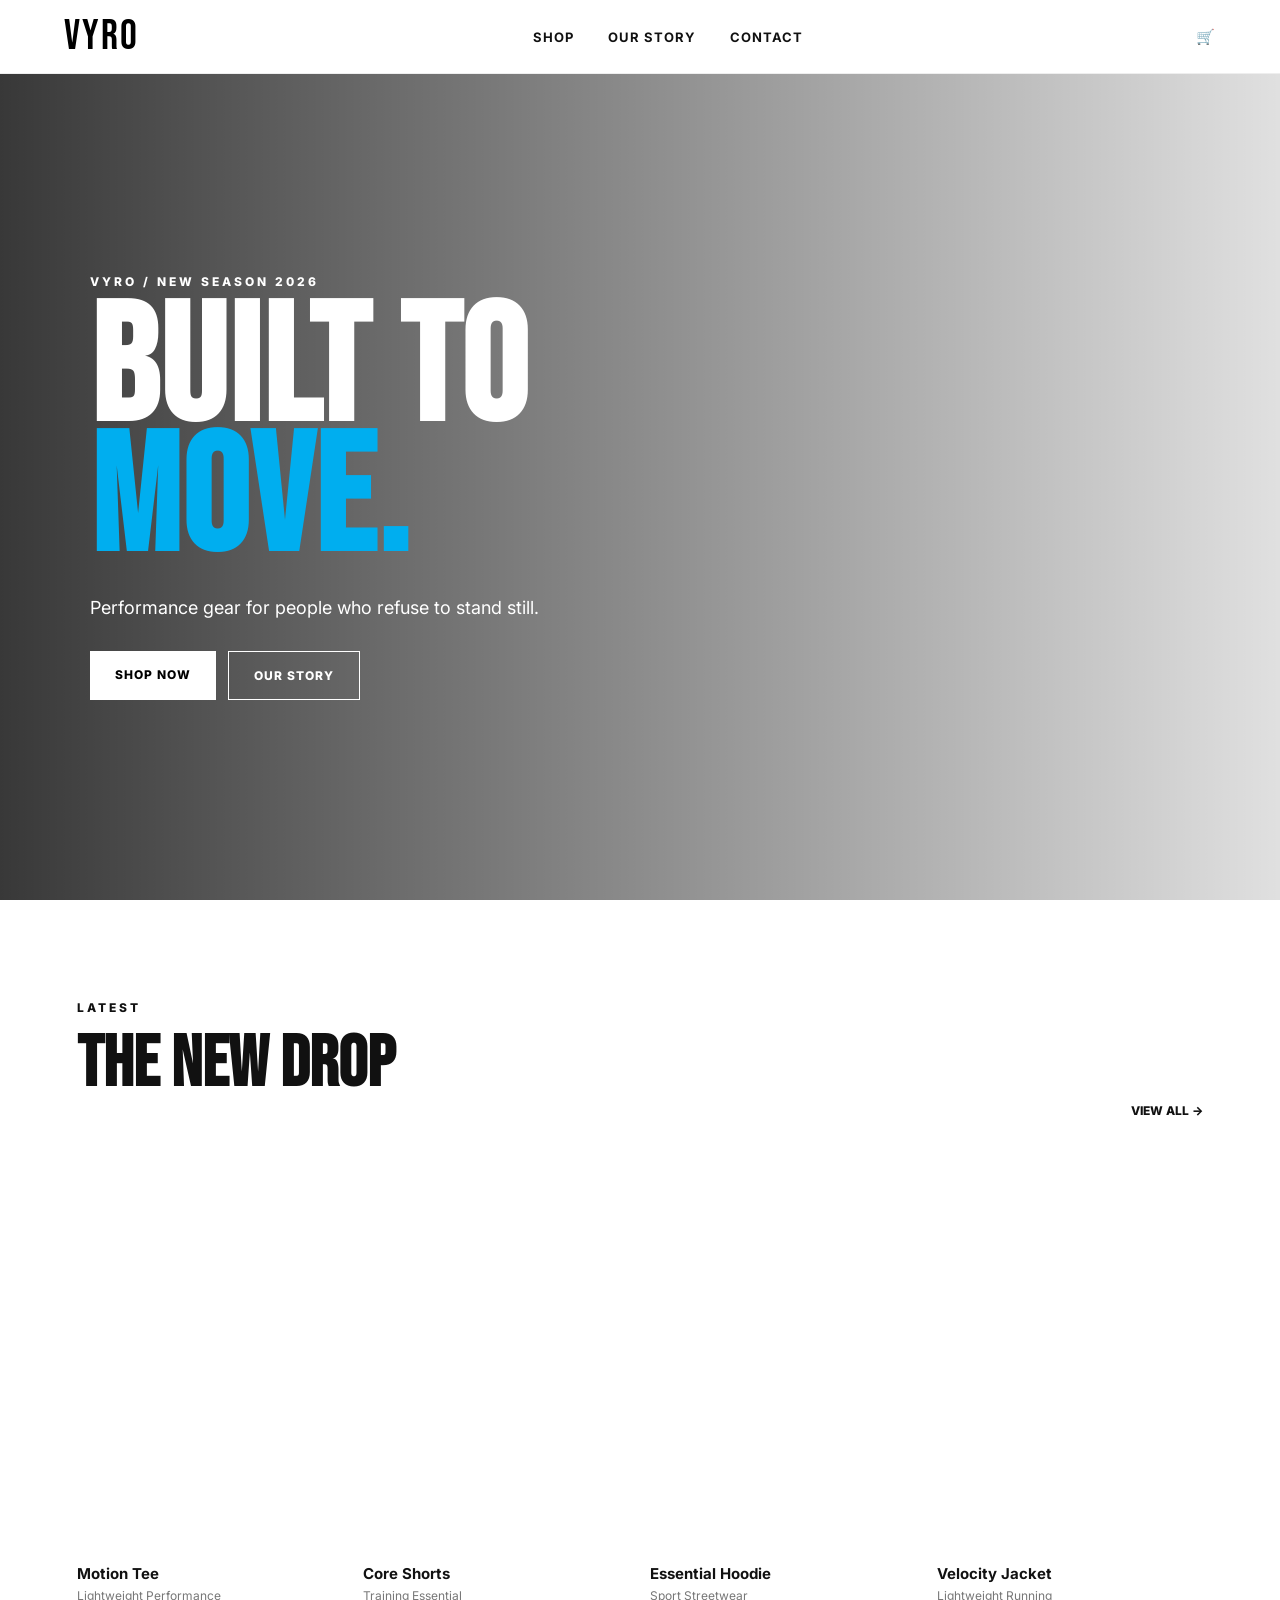
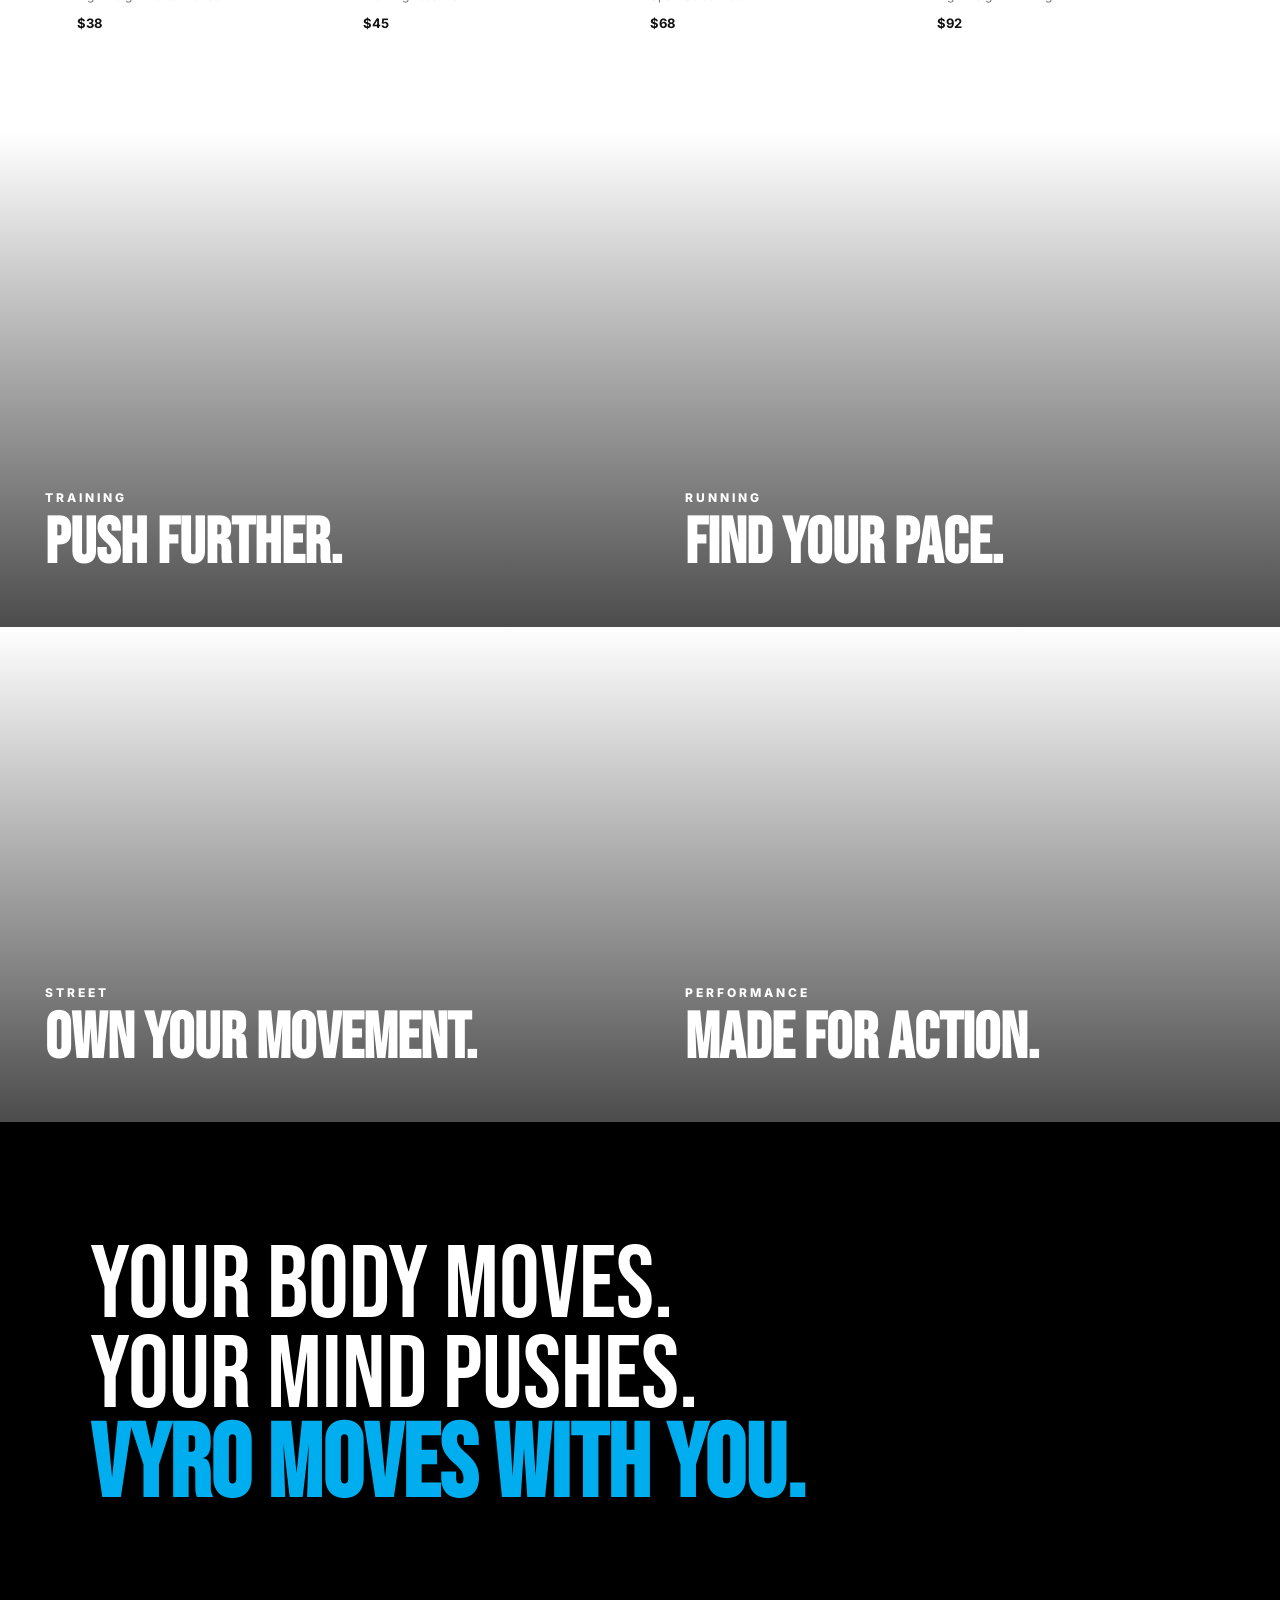
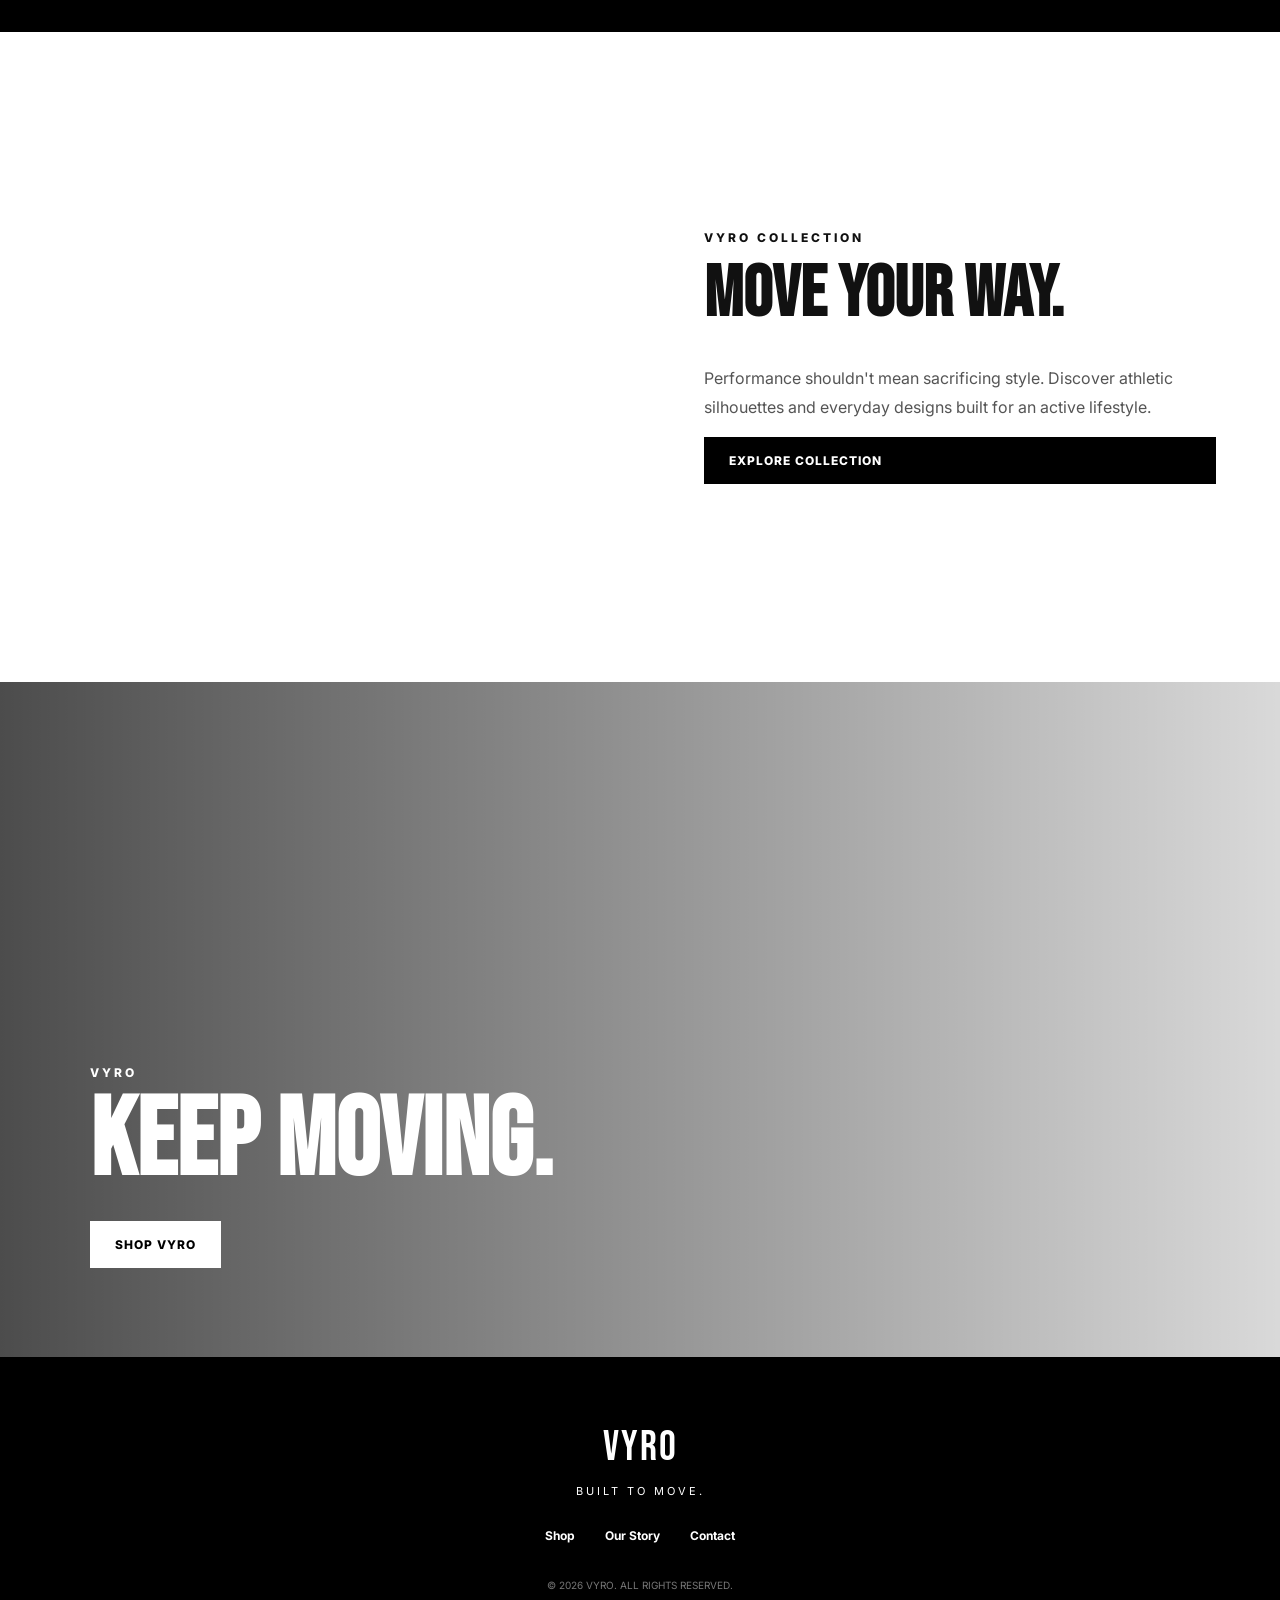
<file: index.html>
<!DOCTYPE html>
<html lang="en">
<head>
<meta charset="UTF-8">
<meta name="viewport" content="width=device-width, initial-scale=1.0">
<title>VYRO — Built to Move</title>
<link rel="preconnect" href="https://fonts.googleapis.com">
<link rel="preconnect" href="https://fonts.gstatic.com" crossorigin>
<link href="https://fonts.googleapis.com/css2?family=Bebas+Neue&family=Inter:wght@400;500;600;700;800&display=swap" rel="stylesheet">
<link rel="stylesheet" href="style.css">
</head>
<body>
<header class="nav">
  <a class="logo" href="index.html">VYRO</a>
  <nav>
    <a href="shop.html">Shop</a><a href="story.html">Our Story</a><a href="contact.html">Contact</a>
  </nav>
  <a class="cart" href="shop.html">🛒</a>
</header>

<main>
<section class="hero">
  <div class="hero-overlay"></div>
  <div class="hero-content">
    <p class="eyebrow">VYRO / NEW SEASON 2026</p>
    <h1>BUILT TO<br><span>MOVE.</span></h1>
    <p>Performance gear for people who refuse to stand still.</p>
    <div class="buttons"><a class="btn light" href="shop.html">SHOP NOW</a><a class="btn outline" href="story.html">OUR STORY</a></div>
  </div>
</section>

<section class="section">
  <div class="section-head"><div><p class="eyebrow">LATEST</p><h2>THE NEW DROP</h2></div><a class="text-link" href="shop.html">VIEW ALL →</a></div>
  <div class="products">
    <article class="product"><div class="product-img p1"></div><h3>Motion Tee</h3><p>Lightweight Performance</p><strong>$38</strong></article>
    <article class="product"><div class="product-img p2"></div><h3>Core Shorts</h3><p>Training Essential</p><strong>$45</strong></article>
    <article class="product"><div class="product-img p3"></div><h3>Essential Hoodie</h3><p>Sport Streetwear</p><strong>$68</strong></article>
    <article class="product"><div class="product-img p4"></div><h3>Velocity Jacket</h3><p>Lightweight Running</p><strong>$92</strong></article>
  </div>
</section>

<section class="category-grid">
  <a href="shop.html" class="category cat1"><span>TRAINING</span><b>Push further.</b></a>
  <a href="shop.html" class="category cat2"><span>RUNNING</span><b>Find your pace.</b></a>
  <a href="shop.html" class="category cat3"><span>STREET</span><b>Own your movement.</b></a>
  <a href="shop.html" class="category cat4"><span>PERFORMANCE</span><b>Made for action.</b></a>
</section>

<section class="statement"><p>YOUR BODY MOVES.<br>YOUR MIND PUSHES.<br><strong>VYRO MOVES WITH YOU.</strong></p></section>

<section class="split">
  <div class="split-image"></div>
  <div class="split-copy"><p class="eyebrow">VYRO COLLECTION</p><h2>MOVE YOUR WAY.</h2><p>Performance shouldn't mean sacrificing style. Discover athletic silhouettes and everyday designs built for an active lifestyle.</p><a class="btn dark" href="shop.html">EXPLORE COLLECTION</a></div>
</section>

<section class="closing"><div><p class="eyebrow">VYRO</p><h2>KEEP MOVING.</h2><a class="btn light" href="shop.html">SHOP VYRO</a></div></section>
</main>
<footer><div class="footer-logo">VYRO</div><p>BUILT TO MOVE.</p><div class="footer-links"><a href="shop.html">Shop</a><a href="story.html">Our Story</a><a href="contact.html">Contact</a></div><small>© 2026 VYRO. ALL RIGHTS RESERVED.</small></footer>
<script src="script.js"></script>
</body>
</html>
</file>
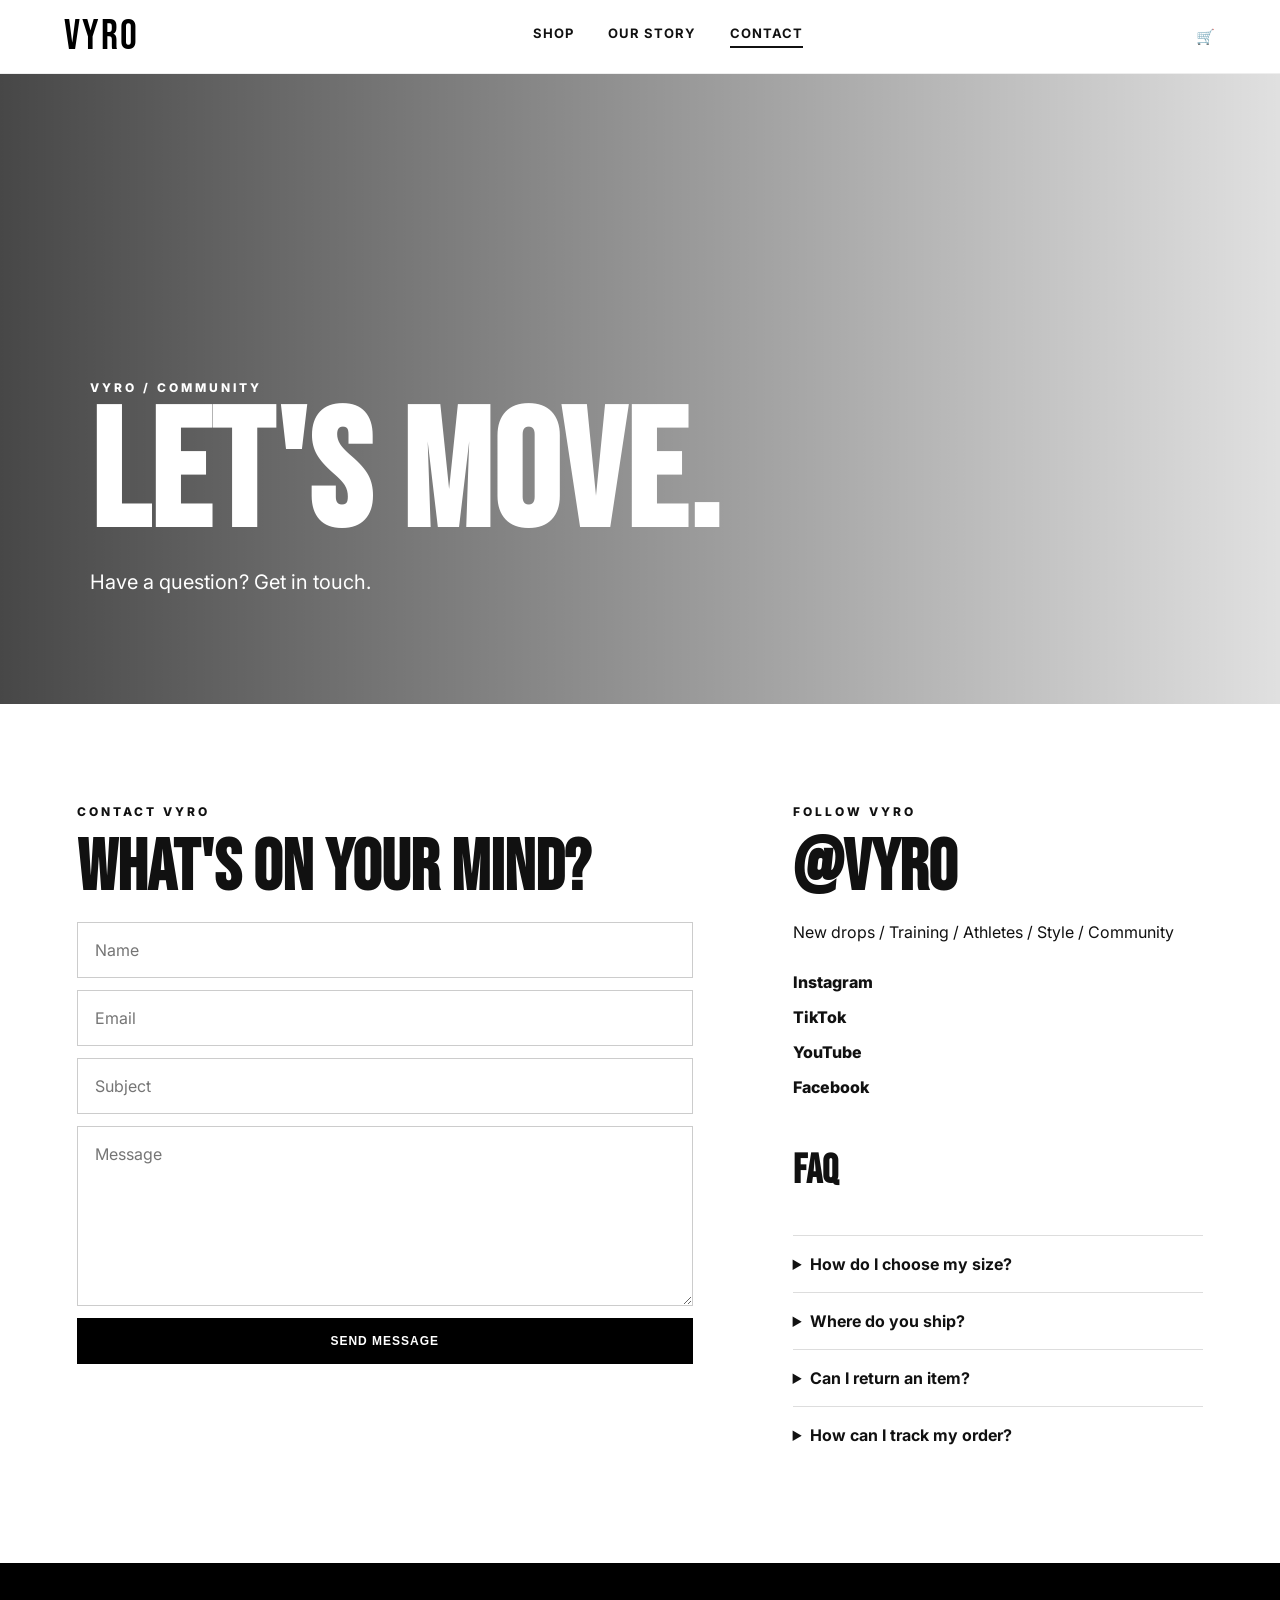
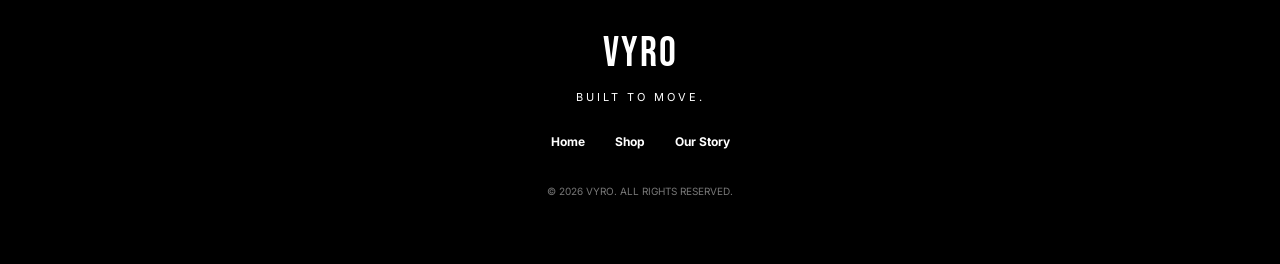
<file: contact.html>
<!DOCTYPE html>
<html lang="en"><head><meta charset="UTF-8"><meta name="viewport" content="width=device-width, initial-scale=1.0"><title>Contact — VYRO</title><link rel="preconnect" href="https://fonts.googleapis.com"><link rel="preconnect" href="https://fonts.gstatic.com" crossorigin><link href="https://fonts.googleapis.com/css2?family=Bebas+Neue&family=Inter:wght@400;500;600;700;800&display=swap" rel="stylesheet"><link rel="stylesheet" href="style.css"></head>
<body>
<header class="nav"><a class="logo" href="index.html">VYRO</a><nav><a href="shop.html">Shop</a><a href="story.html">Our Story</a><a class="active" href="contact.html">Contact</a></nav><a class="cart" href="shop.html">🛒</a></header>
<main>
<section class="page-hero contact-hero"><div><p class="eyebrow">VYRO / COMMUNITY</p><h1>LET'S MOVE.</h1><p>Have a question? Get in touch.</p></div></section>
<section class="contact-grid section">
<div><p class="eyebrow">CONTACT VYRO</p><h2>WHAT'S ON YOUR MIND?</h2><form id="contactForm"><input required placeholder="Name"><input required type="email" placeholder="Email"><input placeholder="Subject"><textarea required placeholder="Message"></textarea><button class="btn dark" type="submit">SEND MESSAGE</button><p id="formMessage" class="form-message"></p></form></div>
<div class="contact-info"><p class="eyebrow">FOLLOW VYRO</p><h2>@VYRO</h2><p>New drops / Training / Athletes / Style / Community</p><div class="socials"><a href="#">Instagram</a><a href="#">TikTok</a><a href="#">YouTube</a><a href="#">Facebook</a></div><div class="faq"><h3>FAQ</h3><details><summary>How do I choose my size?</summary><p>Check our size guide for measurements and fit information.</p></details><details><summary>Where do you ship?</summary><p>We ship to selected locations. Shipping availability is shown at checkout.</p></details><details><summary>Can I return an item?</summary><p>Eligible unworn items can be returned according to our return policy.</p></details><details><summary>How can I track my order?</summary><p>You'll receive tracking information after your order has shipped.</p></details></div></div>
</section>
</main>
<footer><div class="footer-logo">VYRO</div><p>BUILT TO MOVE.</p><div class="footer-links"><a href="index.html">Home</a><a href="shop.html">Shop</a><a href="story.html">Our Story</a></div><small>© 2026 VYRO. ALL RIGHTS RESERVED.</small></footer>
<script src="script.js"></script></body></html>
</file>
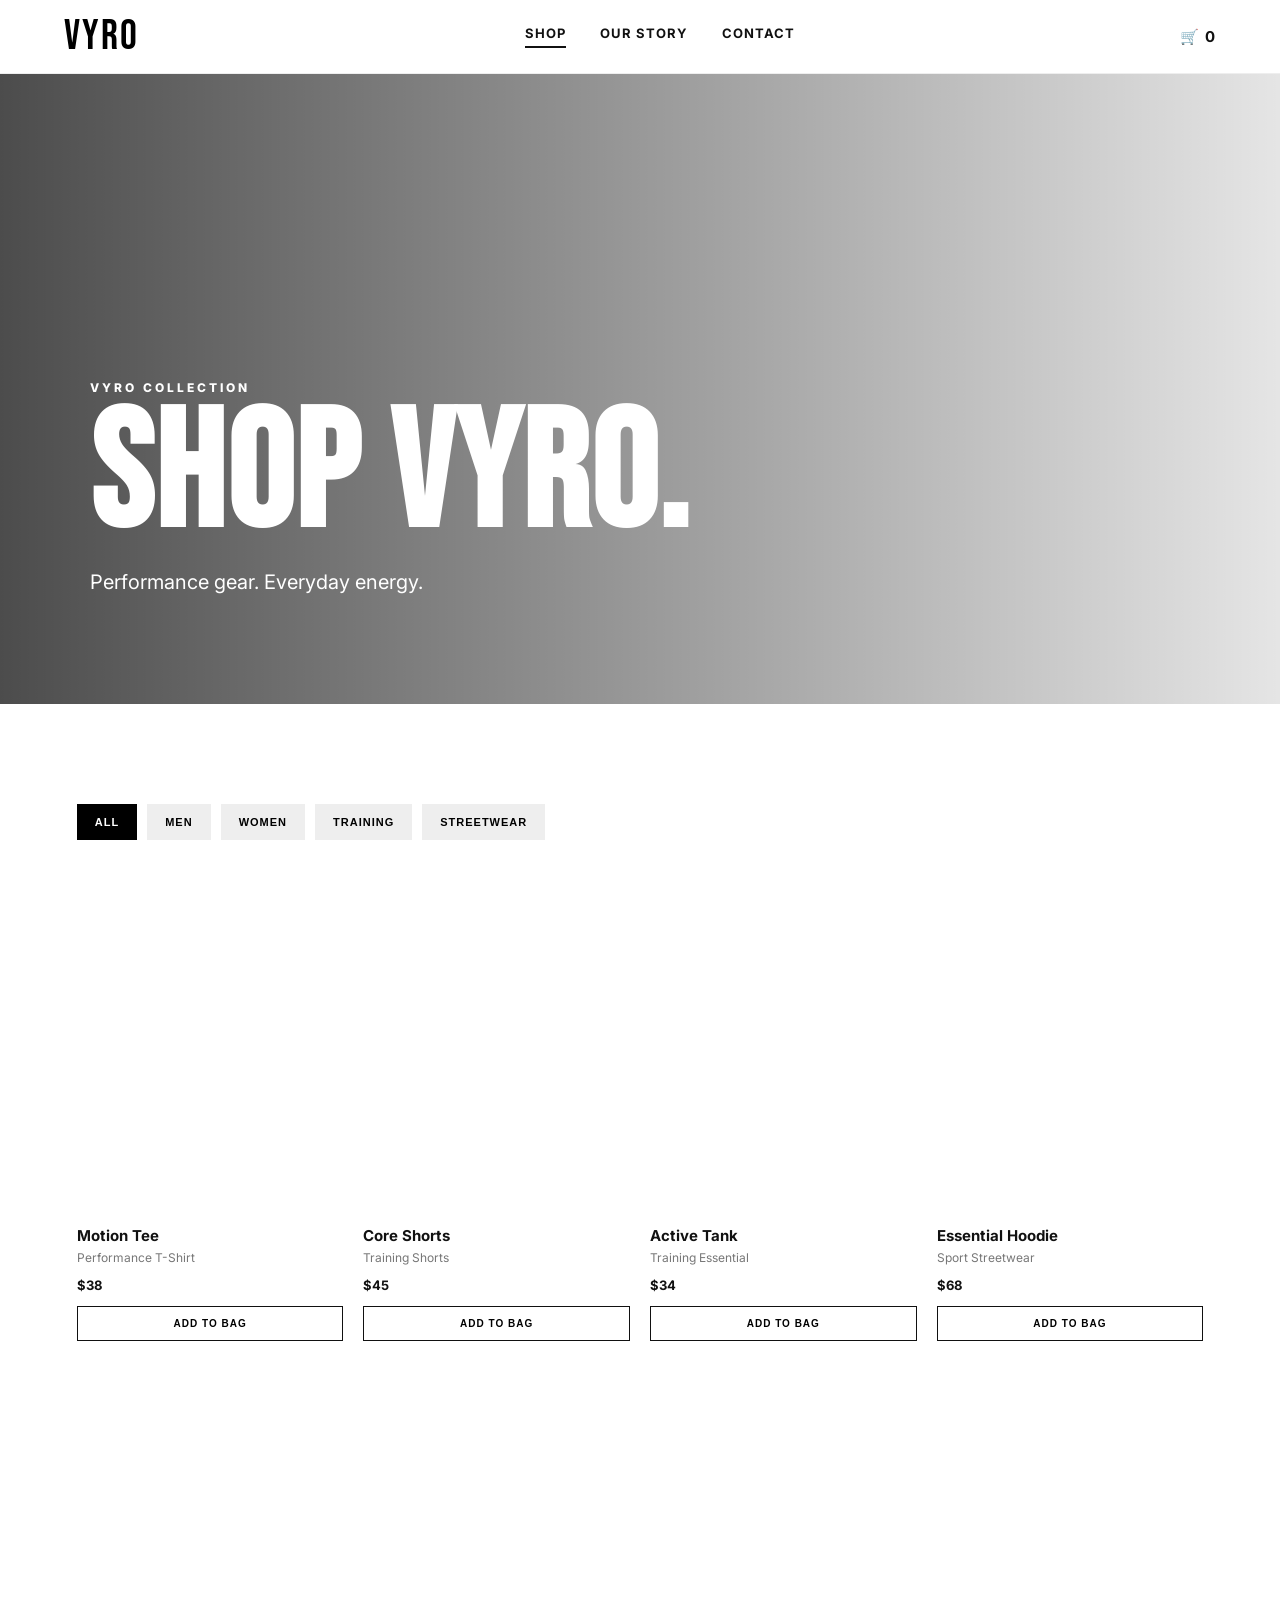
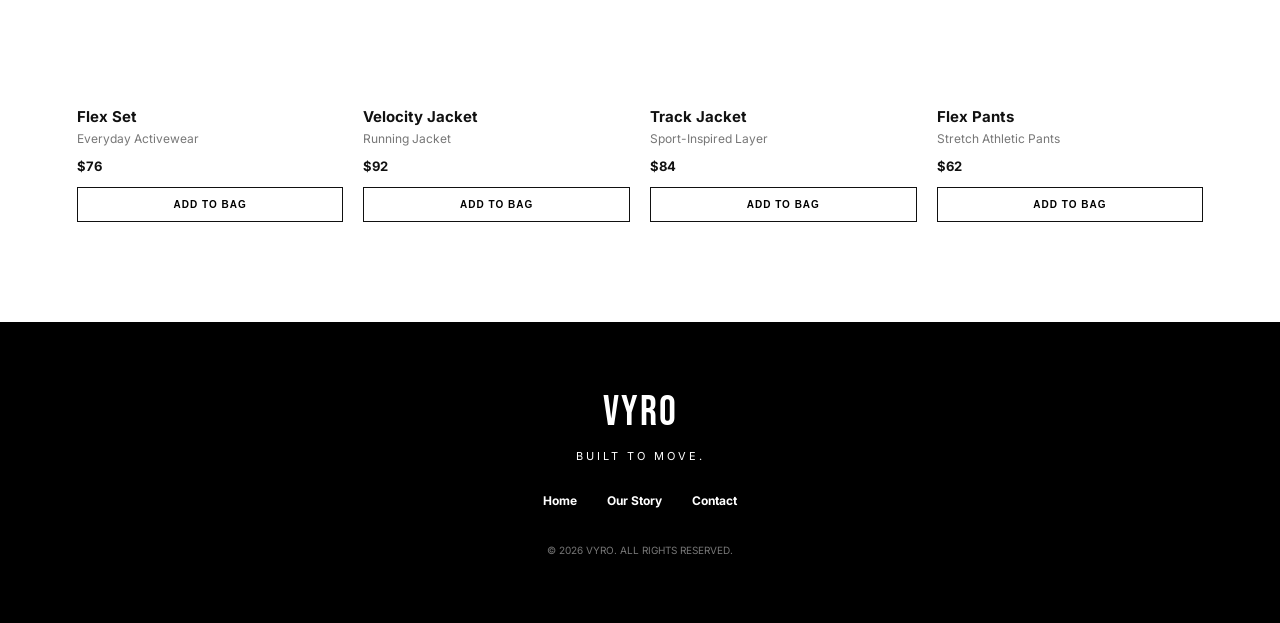
<file: shop.html>
<!DOCTYPE html>
<html lang="en"><head><meta charset="UTF-8"><meta name="viewport" content="width=device-width, initial-scale=1.0"><title>Shop — VYRO</title><link rel="preconnect" href="https://fonts.googleapis.com"><link rel="preconnect" href="https://fonts.gstatic.com" crossorigin><link href="https://fonts.googleapis.com/css2?family=Bebas+Neue&family=Inter:wght@400;500;600;700;800&display=swap" rel="stylesheet"><link rel="stylesheet" href="style.css"></head>
<body>
<header class="nav"><a class="logo" href="index.html">VYRO</a><nav><a class="active" href="shop.html">Shop</a><a href="story.html">Our Story</a><a href="contact.html">Contact</a></nav><a class="cart" href="#">🛒 <span id="cartCount">0</span></a></header>
<main>
<section class="page-hero shop-hero"><div><p class="eyebrow">VYRO COLLECTION</p><h1>SHOP VYRO.</h1><p>Performance gear. Everyday energy.</p></div></section>
<section class="section"><div class="filters"><button class="filter active" data-filter="all">ALL</button><button class="filter" data-filter="men">MEN</button><button class="filter" data-filter="women">WOMEN</button><button class="filter" data-filter="training">TRAINING</button><button class="filter" data-filter="street">STREETWEAR</button></div>
<div class="shop-grid">
<article class="product shop-product" data-category="men training"><div class="product-img p1"></div><h3>Motion Tee</h3><p>Performance T-Shirt</p><strong>$38</strong><button class="add">ADD TO BAG</button></article>
<article class="product shop-product" data-category="men training"><div class="product-img p2"></div><h3>Core Shorts</h3><p>Training Shorts</p><strong>$45</strong><button class="add">ADD TO BAG</button></article>
<article class="product shop-product" data-category="women training"><div class="product-img p5"></div><h3>Active Tank</h3><p>Training Essential</p><strong>$34</strong><button class="add">ADD TO BAG</button></article>
<article class="product shop-product" data-category="men street"><div class="product-img p3"></div><h3>Essential Hoodie</h3><p>Sport Streetwear</p><strong>$68</strong><button class="add">ADD TO BAG</button></article>
<article class="product shop-product" data-category="women street"><div class="product-img p6"></div><h3>Flex Set</h3><p>Everyday Activewear</p><strong>$76</strong><button class="add">ADD TO BAG</button></article>
<article class="product shop-product" data-category="men running"><div class="product-img p4"></div><h3>Velocity Jacket</h3><p>Running Jacket</p><strong>$92</strong><button class="add">ADD TO BAG</button></article>
<article class="product shop-product" data-category="men street"><div class="product-img p7"></div><h3>Track Jacket</h3><p>Sport-Inspired Layer</p><strong>$84</strong><button class="add">ADD TO BAG</button></article>
<article class="product shop-product" data-category="women training"><div class="product-img p8"></div><h3>Flex Pants</h3><p>Stretch Athletic Pants</p><strong>$62</strong><button class="add">ADD TO BAG</button></article>
</div></section>
</main>
<footer><div class="footer-logo">VYRO</div><p>BUILT TO MOVE.</p><div class="footer-links"><a href="index.html">Home</a><a href="story.html">Our Story</a><a href="contact.html">Contact</a></div><small>© 2026 VYRO. ALL RIGHTS RESERVED.</small></footer>
<script src="script.js"></script></body></html>
</file>
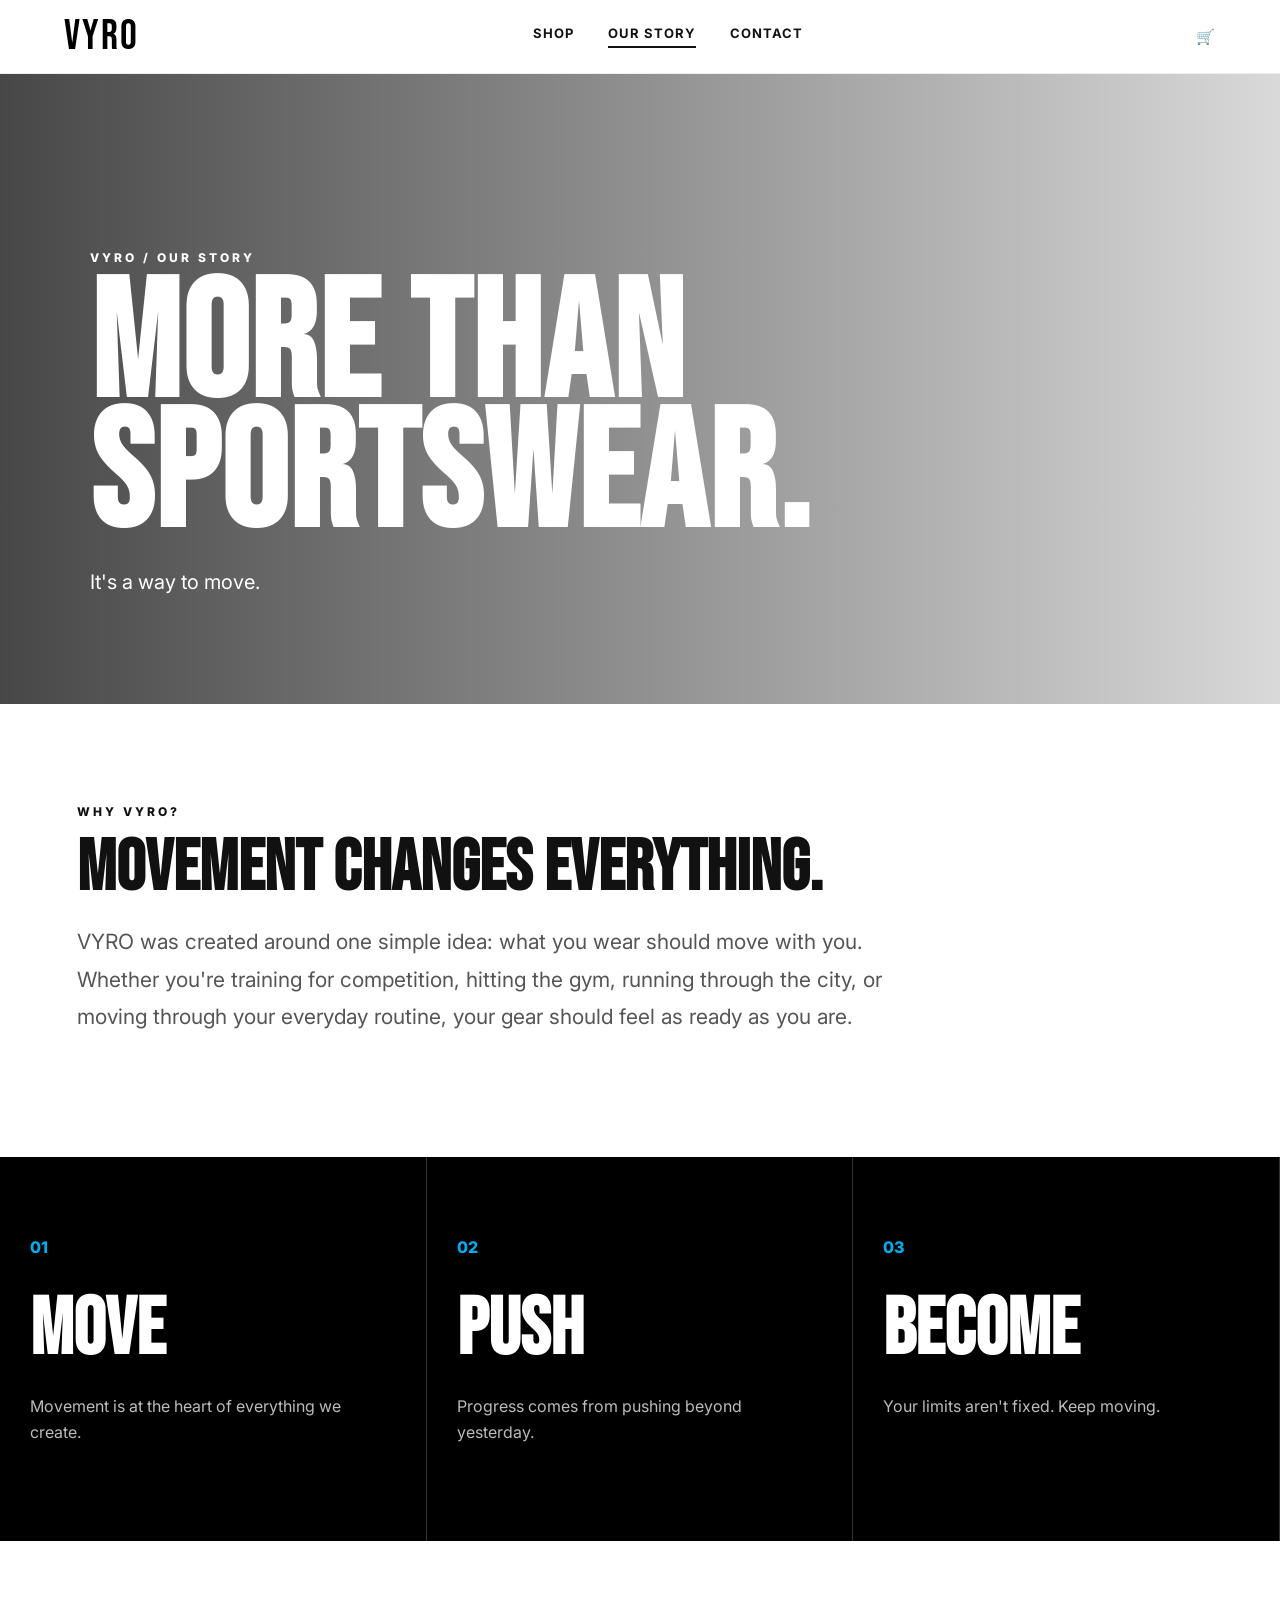
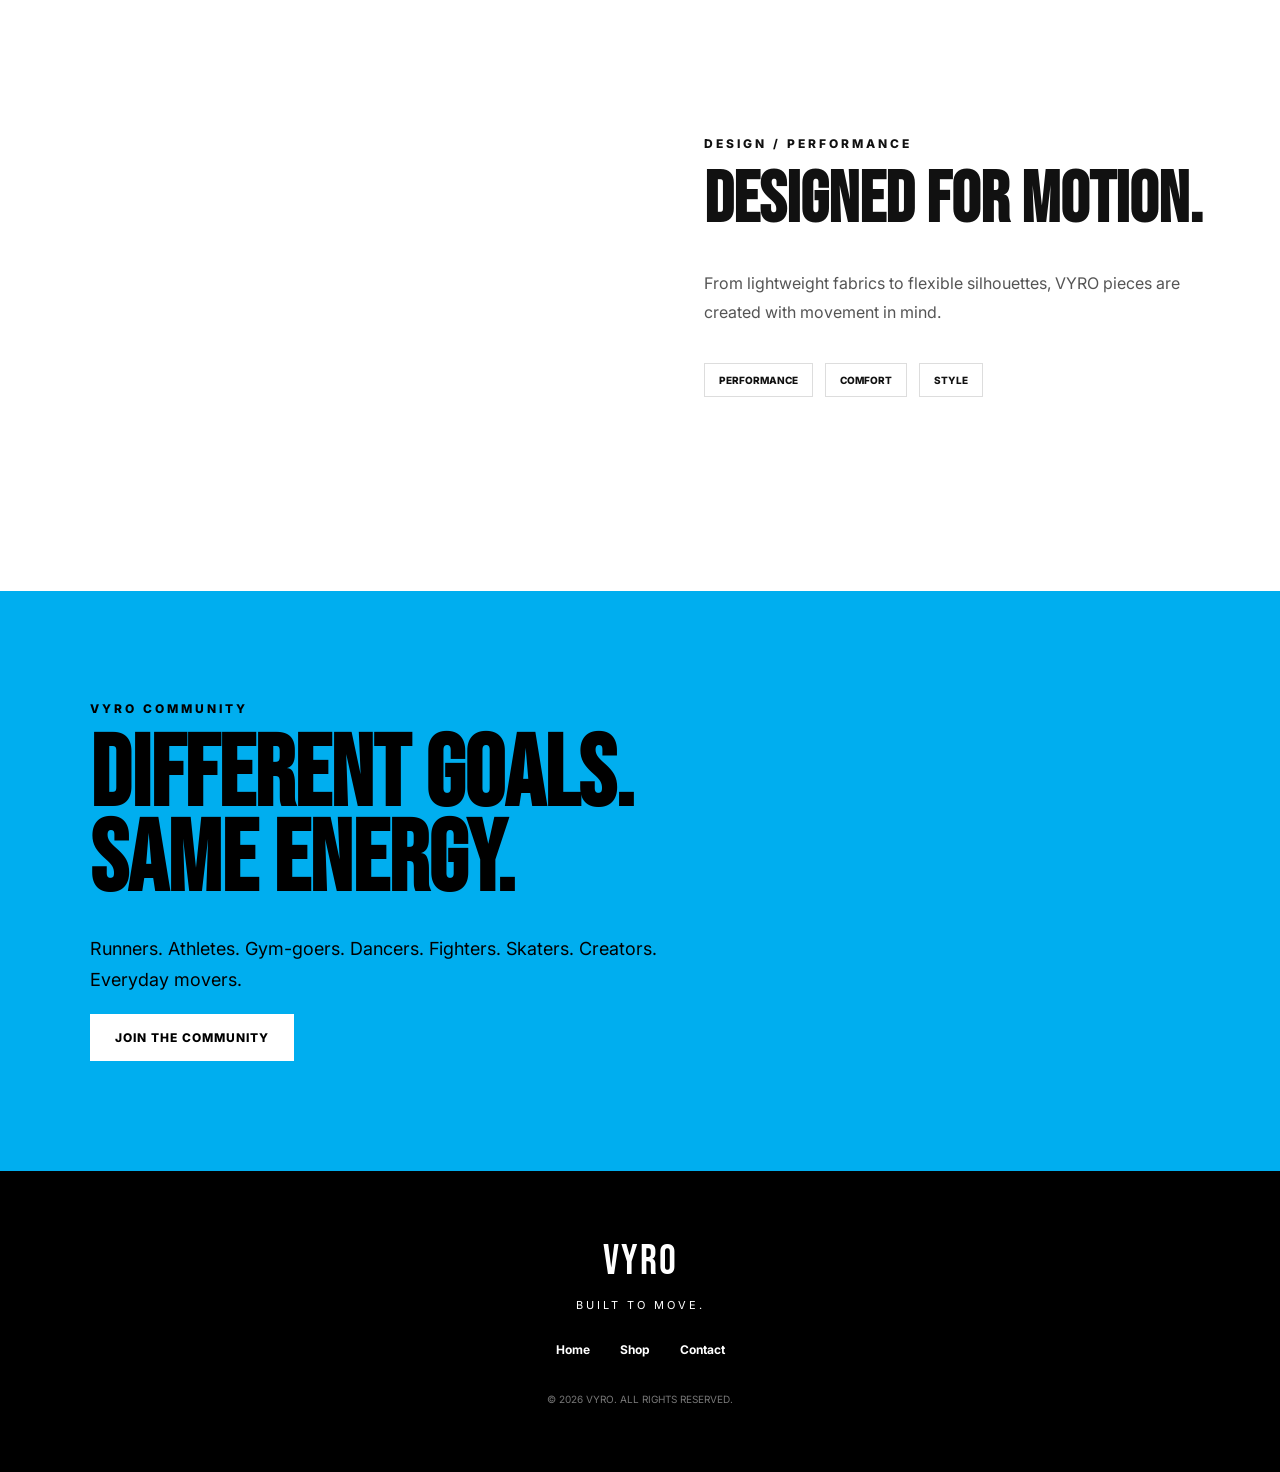
<file: story.html>
<!DOCTYPE html>
<html lang="en"><head><meta charset="UTF-8"><meta name="viewport" content="width=device-width, initial-scale=1.0"><title>Our Story — VYRO</title><link rel="preconnect" href="https://fonts.googleapis.com"><link rel="preconnect" href="https://fonts.gstatic.com" crossorigin><link href="https://fonts.googleapis.com/css2?family=Bebas+Neue&family=Inter:wght@400;500;600;700;800&display=swap" rel="stylesheet"><link rel="stylesheet" href="style.css"></head>
<body>
<header class="nav"><a class="logo" href="index.html">VYRO</a><nav><a href="shop.html">Shop</a><a class="active" href="story.html">Our Story</a><a href="contact.html">Contact</a></nav><a class="cart" href="shop.html">🛒</a></header>
<main>
<section class="page-hero story-hero"><div><p class="eyebrow">VYRO / OUR STORY</p><h1>MORE THAN<br>SPORTSWEAR.</h1><p>It's a way to move.</p></div></section>
<section class="story-intro section"><p class="eyebrow">WHY VYRO?</p><h2>MOVEMENT CHANGES EVERYTHING.</h2><p class="lead">VYRO was created around one simple idea: what you wear should move with you. Whether you're training for competition, hitting the gym, running through the city, or moving through your everyday routine, your gear should feel as ready as you are.</p></section>
<section class="values"><div><span>01</span><h2>MOVE</h2><p>Movement is at the heart of everything we create.</p></div><div><span>02</span><h2>PUSH</h2><p>Progress comes from pushing beyond yesterday.</p></div><div><span>03</span><h2>BECOME</h2><p>Your limits aren't fixed. Keep moving.</p></div></section>
<section class="split story-split"><div class="story-image"></div><div class="split-copy"><p class="eyebrow">DESIGN / PERFORMANCE</p><h2>DESIGNED FOR MOTION.</h2><p>From lightweight fabrics to flexible silhouettes, VYRO pieces are created with movement in mind.</p><div class="specs"><span>PERFORMANCE</span><span>COMFORT</span><span>STYLE</span></div></div></section>
<section class="community"><p class="eyebrow">VYRO COMMUNITY</p><h2>DIFFERENT GOALS.<br><strong>SAME ENERGY.</strong></h2><p>Runners. Athletes. Gym-goers. Dancers. Fighters. Skaters. Creators. Everyday movers.</p><a class="btn light" href="contact.html">JOIN THE COMMUNITY</a></section>
</main>
<footer><div class="footer-logo">VYRO</div><p>BUILT TO MOVE.</p><div class="footer-links"><a href="index.html">Home</a><a href="shop.html">Shop</a><a href="contact.html">Contact</a></div><small>© 2026 VYRO. ALL RIGHTS RESERVED.</small></footer></body></html>
</file>
<file: style.css>
*{box-sizing:border-box}html{scroll-behavior:smooth}body{margin:0;font-family:Inter,Arial,sans-serif;color:#111;background:#fff}.nav{height:74px;display:flex;align-items:center;justify-content:space-between;padding:0 5%;position:sticky;top:0;background:rgba(255,255,255,.96);z-index:20;border-bottom:1px solid #eee}.logo,.footer-logo{font-family:'Bebas Neue',sans-serif;font-size:42px;letter-spacing:2px;color:#000;text-decoration:none}.nav nav{display:flex;gap:34px}.nav nav a,.cart{color:#111;text-decoration:none;font-size:13px;font-weight:700;text-transform:uppercase;letter-spacing:1px}.nav nav a:hover,.nav nav a.active{border-bottom:2px solid #111;padding-bottom:5px}.cart{font-size:15px}.hero{min-height:calc(100vh - 74px);background:linear-gradient(90deg,rgba(0,0,0,.78),rgba(0,0,0,.12)),url('https://images.unsplash.com/photo-1538805060514-97d9cc17730c?auto=format&fit=crop&w=2000&q=85') center/cover;position:relative;display:flex;align-items:center;color:white}.hero-content{position:relative;padding:7%;max-width:750px}.eyebrow{font-size:12px;letter-spacing:3px;font-weight:800;margin:0 0 18px}.hero h1,.page-hero h1{font-family:'Bebas Neue',sans-serif;font-size:clamp(80px,13vw,180px);line-height:.78;margin:0 0 28px;letter-spacing:2px}.hero h1 span{color:#00aeef}.hero p:not(.eyebrow){font-size:18px;max-width:500px;line-height:1.6}.buttons{display:flex;gap:12px;margin-top:28px}.btn{display:inline-block;padding:16px 25px;border:0;text-decoration:none;text-transform:uppercase;font-weight:800;letter-spacing:1px;font-size:12px;cursor:pointer}.light{background:#fff;color:#000}.outline{border:1px solid #fff;color:#fff}.dark{background:#000;color:#fff}.section{padding:100px 6%}.section-head{display:flex;justify-content:space-between;align-items:end;margin-bottom:40px}.section h2,.split h2,.story-intro h2,.contact-grid h2{font-family:'Bebas Neue',sans-serif;font-size:72px;line-height:.9;margin:0 0 20px}.text-link{color:#111;text-decoration:none;font-weight:800;font-size:12px}.products,.shop-grid{display:grid;grid-template-columns:repeat(4,1fr);gap:20px}.product-img{height:390px;background-size:cover;background-position:center;transition:.35s}.product:hover .product-img{transform:scale(.98)}.p1{background-image:url('https://images.unsplash.com/photo-1521572163474-6864f9cf17ab?auto=format&fit=crop&w=900&q=80')}.p2{background-image:url('https://images.unsplash.com/photo-1591195853828-11db59a44f6b?auto=format&fit=crop&w=900&q=80')}.p3{background-image:url('https://images.unsplash.com/photo-1556821840-3a63f95609a7?auto=format&fit=crop&w=900&q=80')}.p4{background-image:url('https://images.unsplash.com/photo-1552674605-db6ffd4facb5?auto=format&fit=crop&w=900&q=80')}.p5{background-image:url('https://images.unsplash.com/photo-1515886657613-9f3515b0c78f?auto=format&fit=crop&w=900&q=80')}.p6{background-image:url('https://images.unsplash.com/photo-1506629905607-d9c4e8e2f0ad?auto=format&fit=crop&w=900&q=80')}.p7{background-image:url('https://images.unsplash.com/photo-1542291026-7eec264c27ff?auto=format&fit=crop&w=900&q=80')}.p8{background-image:url('https://images.unsplash.com/photo-1506629905607-d9c4e8e2f0ad?auto=format&fit=crop&w=900&q=80')}.product h3{margin:16px 0 5px;font-size:15px}.product p{font-size:12px;color:#777;margin:0 0 9px}.product strong{font-size:13px}.category-grid{display:grid;grid-template-columns:repeat(2,1fr)}.category{height:55vh;padding:45px;color:white;text-decoration:none;display:flex;flex-direction:column;justify-content:end;background-position:center;background-size:cover;position:relative}.category:before{content:'';position:absolute;inset:0;background:linear-gradient(transparent,rgba(0,0,0,.7))}.category>*{position:relative}.category span{font-size:12px;font-weight:800;letter-spacing:3px}.category b{font-family:'Bebas Neue';font-size:64px}.cat1{background-image:url('https://images.unsplash.com/photo-1517836357463-d25dfeac3438?auto=format&fit=crop&w=1200&q=85')}.cat2{background-image:url('https://images.unsplash.com/photo-1552674605-db6ffd4facb5?auto=format&fit=crop&w=1200&q=85')}.cat3{background-image:url('https://images.unsplash.com/photo-1523398002811-999ca8dec234?auto=format&fit=crop&w=1200&q=85')}.cat4{background-image:url('https://images.unsplash.com/photo-1538805060514-97d9cc17730c?auto=format&fit=crop&w=1200&q=85')}.statement{background:#000;color:#fff;padding:120px 7%;font-family:'Bebas Neue';font-size:clamp(50px,8vw,115px);line-height:.88}.statement p{margin:0}.statement strong{color:#00aeef}.split{display:grid;grid-template-columns:1fr 1fr;min-height:650px}.split-image,.story-image{background:url('https://images.unsplash.com/photo-1571019613454-1cb2f99b2d8b?auto=format&fit=crop&w=1400&q=85') center/cover}.split-copy{padding:10%;display:flex;flex-direction:column;justify-content:center}.split-copy p:not(.eyebrow){line-height:1.8;color:#555;max-width:550px}.closing{min-height:75vh;background:linear-gradient(90deg,rgba(0,0,0,.7),rgba(0,0,0,.15)),url('https://images.unsplash.com/photo-1518611012118-696072aa579a?auto=format&fit=crop&w=1800&q=85') center/cover;color:#fff;display:flex;align-items:end;padding:7%}.closing h2{font-family:'Bebas Neue';font-size:110px;line-height:.8;margin:10px 0 35px}.page-hero{height:70vh;color:#fff;display:flex;align-items:end;padding:7%;background-position:center;background-size:cover}.shop-hero{background-image:linear-gradient(90deg,rgba(0,0,0,.7),rgba(0,0,0,.1)),url('https://images.unsplash.com/photo-1551698618-1dfe5d97d256?auto=format&fit=crop&w=1800&q=85')}.story-hero{background-image:linear-gradient(90deg,rgba(0,0,0,.72),rgba(0,0,0,.15)),url('https://images.unsplash.com/photo-1517832207067-4db24a2ae47c?auto=format&fit=crop&w=1800&q=85')}.contact-hero{background-image:linear-gradient(90deg,rgba(0,0,0,.72),rgba(0,0,0,.12)),url('https://images.unsplash.com/photo-1534438327276-14e5300c3a48?auto=format&fit=crop&w=1800&q=85')}.page-hero p:not(.eyebrow){font-size:20px}.filters{display:flex;gap:10px;flex-wrap:wrap;margin-bottom:40px}.filter{background:#eee;border:0;padding:12px 18px;font-size:11px;font-weight:800;letter-spacing:1px;cursor:pointer}.filter.active{background:#000;color:#fff}.shop-grid{grid-template-columns:repeat(4,1fr)}.shop-product .product-img{height:330px}.add{border:1px solid #111;background:#fff;padding:11px 15px;margin-top:12px;font-weight:800;font-size:10px;letter-spacing:1px;cursor:pointer;width:100%}.add:hover{background:#000;color:#fff}.story-intro{max-width:1000px}.lead{font-size:21px;line-height:1.8;color:#555;max-width:850px}.values{display:grid;grid-template-columns:repeat(3,1fr);background:#000;color:#fff}.values>div{padding:80px 7%;border-right:1px solid #333}.values span{color:#00aeef;font-weight:800}.values h2{font-family:'Bebas Neue';font-size:80px;margin:25px 0 10px}.values p{color:#bbb;line-height:1.6}.specs{display:flex;gap:12px;flex-wrap:wrap;margin-top:20px}.specs span{border:1px solid #ddd;padding:10px 14px;font-size:10px;font-weight:800}.community{background:#00aeef;padding:110px 7%;color:#000}.community h2{font-family:'Bebas Neue';font-size:100px;line-height:.85;margin:10px 0 30px}.community p:not(.eyebrow){font-size:18px;max-width:650px;line-height:1.7}.contact-grid{display:grid;grid-template-columns:1.2fr .8fr;gap:100px}.contact-grid form{display:flex;flex-direction:column;gap:12px}.contact-grid input,.contact-grid textarea{font:inherit;border:1px solid #ccc;padding:17px}.contact-grid textarea{min-height:180px;resize:vertical}.form-message{font-size:13px;font-weight:700}.socials{display:flex;flex-direction:column;gap:15px;margin:30px 0}.socials a{color:#111;text-decoration:none;font-weight:800}.faq{margin-top:50px}.faq h3{font-family:'Bebas Neue';font-size:40px}.faq details{border-top:1px solid #ddd;padding:18px 0}.faq summary{font-weight:700;cursor:pointer}.faq p{color:#666;line-height:1.6}footer{background:#000;color:#fff;padding:65px 6%;text-align:center}.footer-logo{color:#fff}.footer-links{display:flex;justify-content:center;gap:30px;margin:30px 0}.footer-links a{color:#fff;text-decoration:none;font-size:12px;font-weight:700}.footer-logo+p{letter-spacing:3px;font-size:11px}footer small{color:#777;font-size:10px}@media(max-width:800px){.nav{padding:0 20px}.nav nav{gap:14px}.nav nav a{font-size:10px}.logo{font-size:34px}.hero h1,.page-hero h1{font-size:90px}.products,.shop-grid{grid-template-columns:repeat(2,1fr)}.product-img,.shop-product .product-img{height:270px}.category-grid{grid-template-columns:1fr}.category{height:55vh}.split,.contact-grid{grid-template-columns:1fr}.split-image,.story-image{min-height:500px}.section{padding:70px 5%}.section h2,.split h2,.story-intro h2,.contact-grid h2{font-size:55px}.values{grid-template-columns:1fr}.values>div{border-right:0;border-bottom:1px solid #333}.community h2{font-size:65px}.closing h2{font-size:80px}}@media(max-width:520px){.nav nav{display:none}.hero h1,.page-hero h1{font-size:70px}.products,.shop-grid{grid-template-columns:1fr 1fr;gap:10px}.product-img,.shop-product .product-img{height:220px}.category b{font-size:50px}.statement{font-size:55px;padding:80px 6%}.footer-links{gap:15px}.page-hero{height:60vh}.buttons{flex-direction:column;align-items:flex-start}.btn{width:max-content}}
</file>
